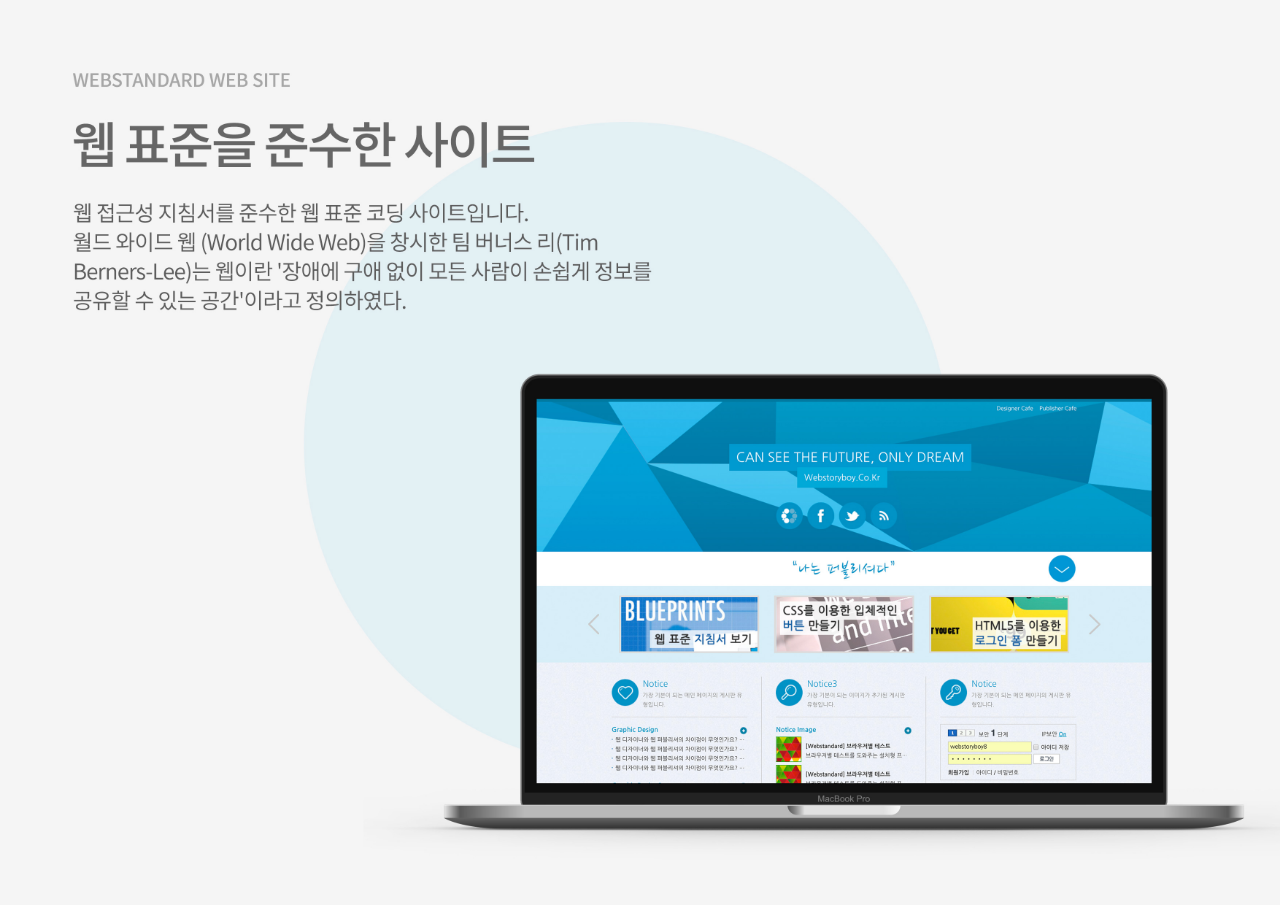
<file: sample_popup.html>
<!DOCTYPE html>
<html lang="ko">
<head>
    <meta charset="UTF-8">
    <title>Popup</title>
    <style>
        *{margin: 0; padding: 0;}
        img{width: 100%;}
    </style>
</head>
<body>
    <img src="img/webstandard1.jpg" alt="이미지1"> 
</body>
</html>
<!--윈도우 팝업 창-->
</file>
